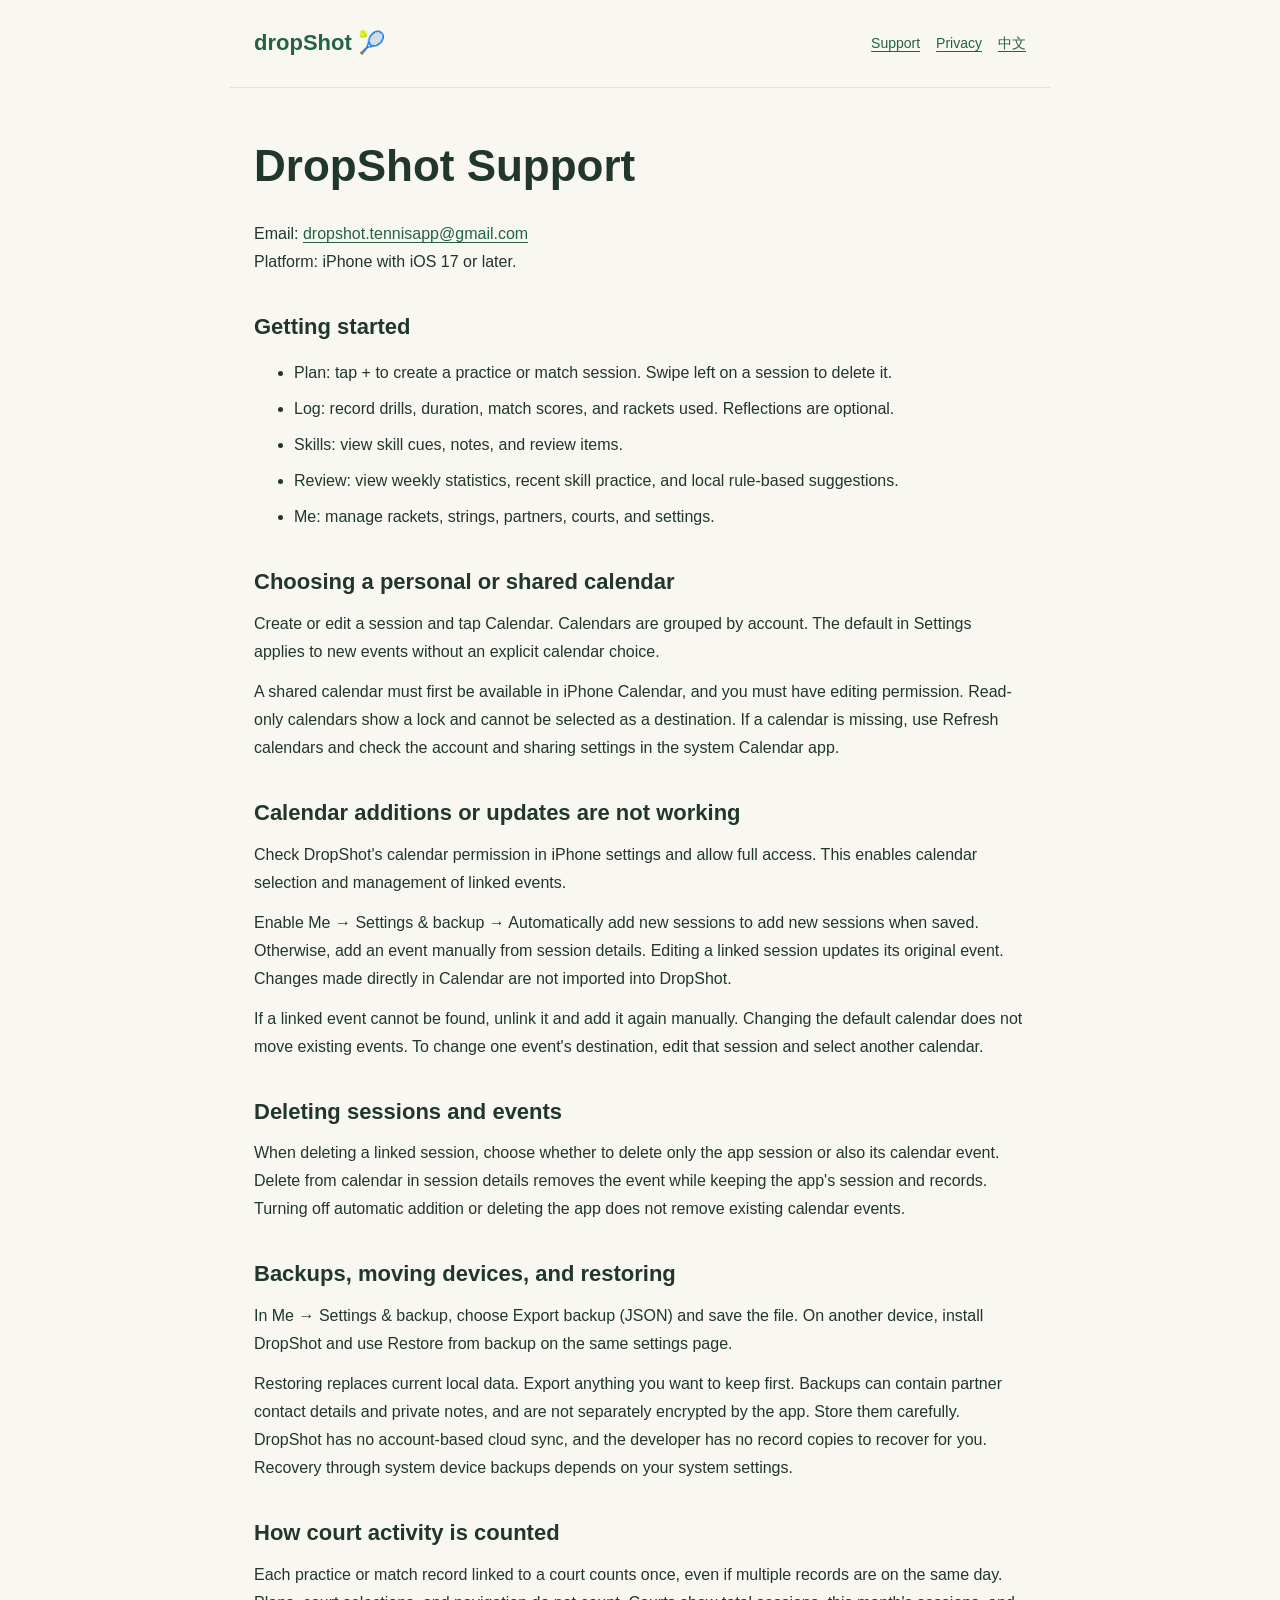
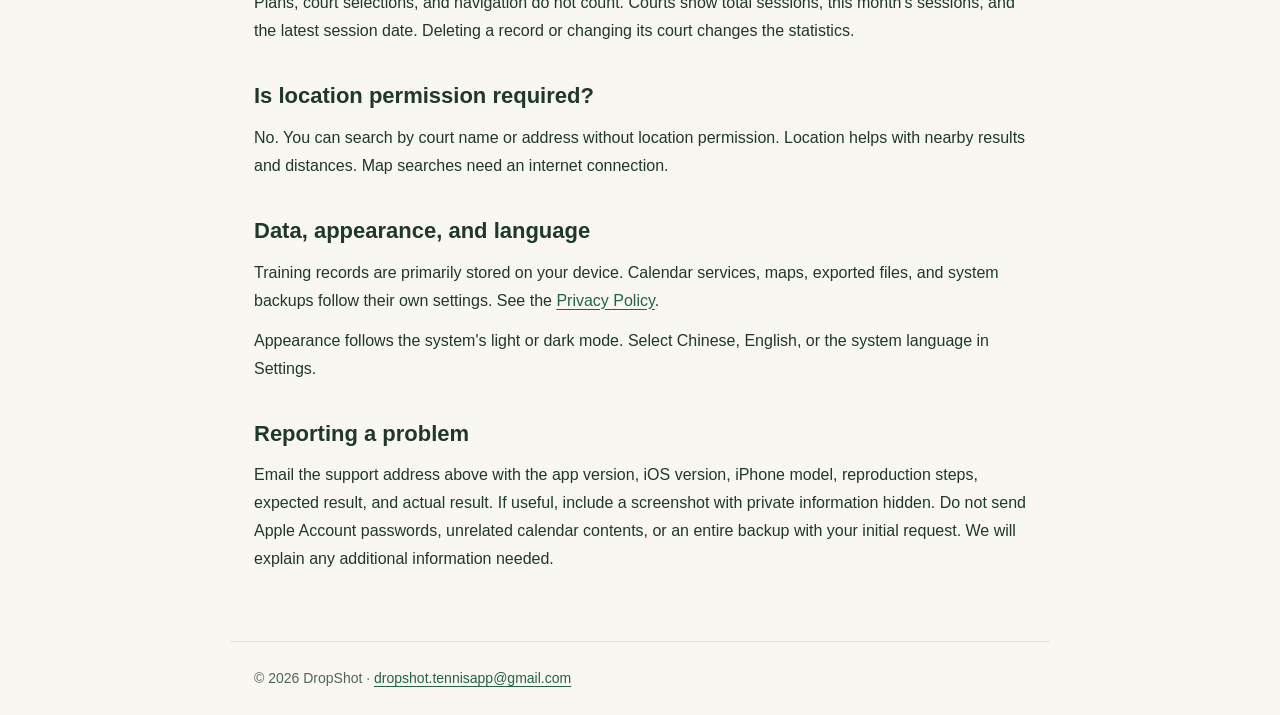
<file: index.html>
<!doctype html><html lang="en"><head><meta charset="utf-8"><meta name="viewport" content="width=device-width,initial-scale=1"><meta name="description" content="DropShot tennis practice app — support and privacy information."><title>Support | DropShot</title><link rel="stylesheet" href="style.css"></head><body><header><a class="brand" href="support.html">dropShot 🎾</a><nav aria-label="Navigation"><a href="support.html">Support</a><a href="privacy.html">Privacy</a><a href="support-zh.html" lang="zh-Hans">中文</a></nav></header><main><h1>DropShot Support</h1>
<p>Email: <a href="mailto:dropshot.tennisapp@gmail.com">dropshot.tennisapp@gmail.com</a><br>Platform: iPhone with iOS 17 or later.</p>
<h2>Getting started</h2>
<ul>
<li>Plan: tap + to create a practice or match session. Swipe left on a session to delete it.</li>
<li>Log: record drills, duration, match scores, and rackets used. Reflections are optional.</li>
<li>Skills: view skill cues, notes, and review items.</li>
<li>Review: view weekly statistics, recent skill practice, and local rule-based suggestions.</li>
<li>Me: manage rackets, strings, partners, courts, and settings.</li>
</ul>
<h2>Choosing a personal or shared calendar</h2>
<p>Create or edit a session and tap Calendar. Calendars are grouped by account. The default in Settings applies to new events without an explicit calendar choice.</p>
<p>A shared calendar must first be available in iPhone Calendar, and you must have editing permission. Read-only calendars show a lock and cannot be selected as a destination. If a calendar is missing, use Refresh calendars and check the account and sharing settings in the system Calendar app.</p>
<h2>Calendar additions or updates are not working</h2>
<p>Check DropShot&#x27;s calendar permission in iPhone settings and allow full access. This enables calendar selection and management of linked events.</p>
<p>Enable Me → Settings &amp; backup → Automatically add new sessions to add new sessions when saved. Otherwise, add an event manually from session details. Editing a linked session updates its original event. Changes made directly in Calendar are not imported into DropShot.</p>
<p>If a linked event cannot be found, unlink it and add it again manually. Changing the default calendar does not move existing events. To change one event&#x27;s destination, edit that session and select another calendar.</p>
<h2>Deleting sessions and events</h2>
<p>When deleting a linked session, choose whether to delete only the app session or also its calendar event. Delete from calendar in session details removes the event while keeping the app&#x27;s session and records. Turning off automatic addition or deleting the app does not remove existing calendar events.</p>
<h2>Backups, moving devices, and restoring</h2>
<p>In Me → Settings &amp; backup, choose Export backup (JSON) and save the file. On another device, install DropShot and use Restore from backup on the same settings page.</p>
<p>Restoring replaces current local data. Export anything you want to keep first. Backups can contain partner contact details and private notes, and are not separately encrypted by the app. Store them carefully. DropShot has no account-based cloud sync, and the developer has no record copies to recover for you. Recovery through system device backups depends on your system settings.</p>
<h2>How court activity is counted</h2>
<p>Each practice or match record linked to a court counts once, even if multiple records are on the same day. Plans, court selections, and navigation do not count. Courts show total sessions, this month&#x27;s sessions, and the latest session date. Deleting a record or changing its court changes the statistics.</p>
<h2>Is location permission required?</h2>
<p>No. You can search by court name or address without location permission. Location helps with nearby results and distances. Map searches need an internet connection.</p>
<h2>Data, appearance, and language</h2>
<p>Training records are primarily stored on your device. Calendar services, maps, exported files, and system backups follow their own settings. See the <a href="privacy.html">Privacy Policy</a>.</p>
<p>Appearance follows the system&#x27;s light or dark mode. Select Chinese, English, or the system language in Settings.</p>
<h2>Reporting a problem</h2>
<p>Email the support address above with the app version, iOS version, iPhone model, reproduction steps, expected result, and actual result. If useful, include a screenshot with private information hidden. Do not send Apple Account passwords, unrelated calendar contents, or an entire backup with your initial request. We will explain any additional information needed.</p></main><footer>© 2026 DropShot · <a href="mailto:dropshot.tennisapp@gmail.com">dropshot.tennisapp@gmail.com</a></footer></body></html>
</file>
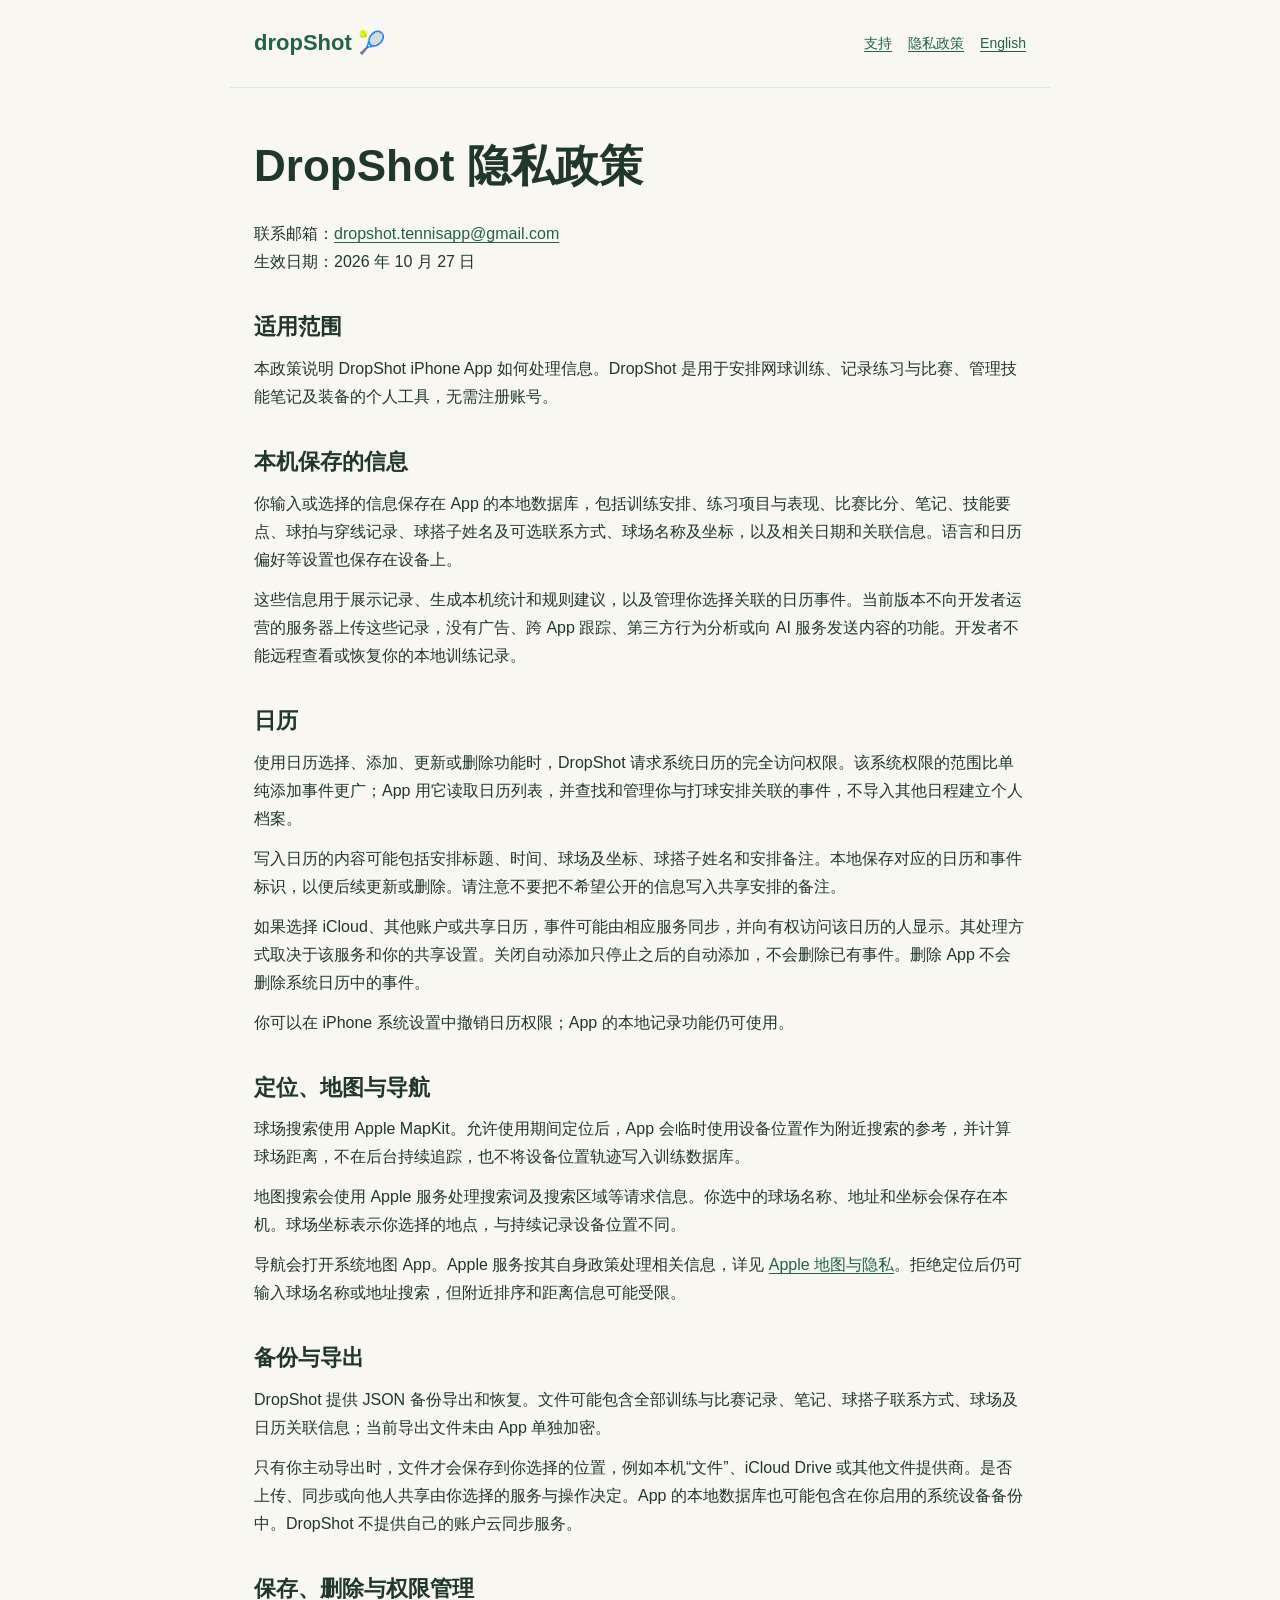
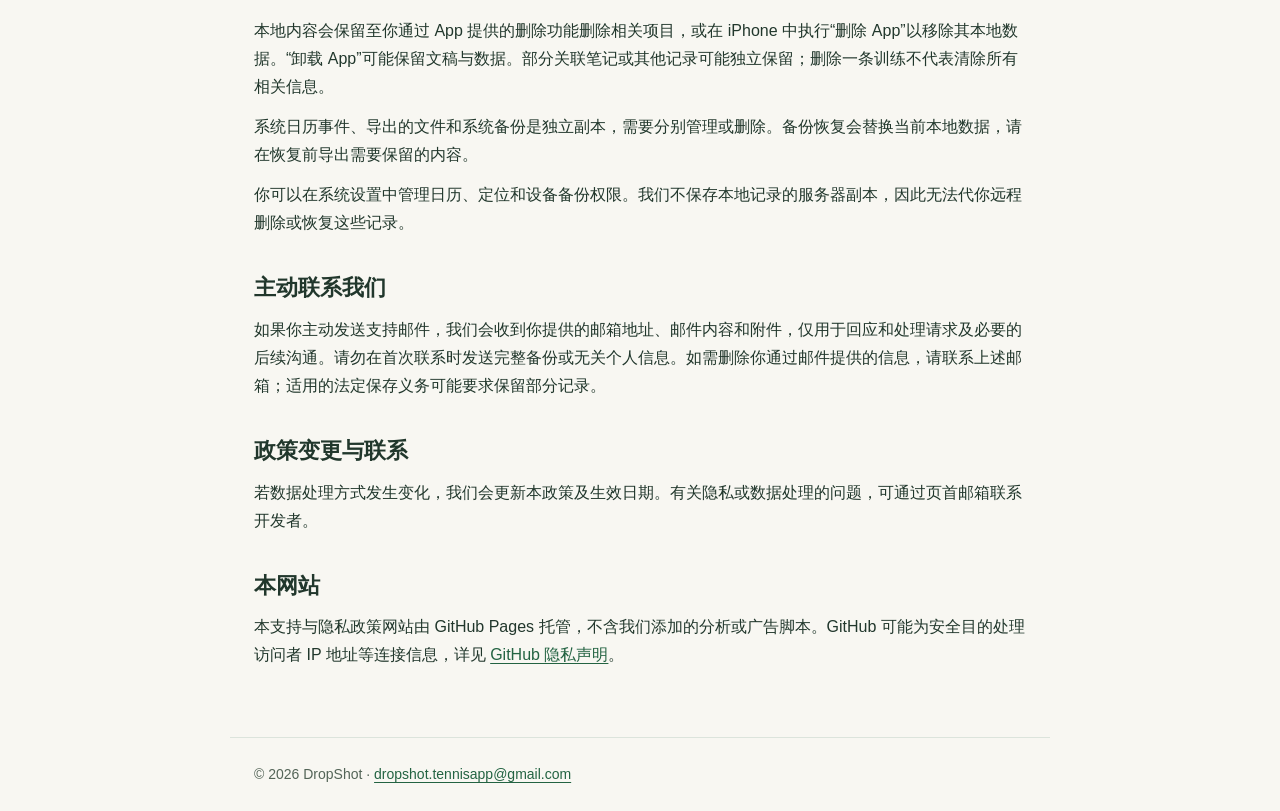
<file: privacy-zh.html>
<!doctype html><html lang="zh-Hans"><head><meta charset="utf-8"><meta name="viewport" content="width=device-width,initial-scale=1"><meta name="description" content="DropShot tennis practice app — support and privacy information."><title>隐私政策 | DropShot</title><link rel="stylesheet" href="style.css"></head><body><header><a class="brand" href="support-zh.html">dropShot 🎾</a><nav aria-label="导航"><a href="support-zh.html">支持</a><a href="privacy-zh.html">隐私政策</a><a href="privacy.html" lang="en">English</a></nav></header><main><h1>DropShot 隐私政策</h1>
<p>联系邮箱：<a href="mailto:dropshot.tennisapp@gmail.com">dropshot.tennisapp@gmail.com</a><br>生效日期：2026 年 10 月 27 日</p>
<h2>适用范围</h2>
<p>本政策说明 DropShot iPhone App 如何处理信息。DropShot 是用于安排网球训练、记录练习与比赛、管理技能笔记及装备的个人工具，无需注册账号。</p>
<h2>本机保存的信息</h2>
<p>你输入或选择的信息保存在 App 的本地数据库，包括训练安排、练习项目与表现、比赛比分、笔记、技能要点、球拍与穿线记录、球搭子姓名及可选联系方式、球场名称及坐标，以及相关日期和关联信息。语言和日历偏好等设置也保存在设备上。</p>
<p>这些信息用于展示记录、生成本机统计和规则建议，以及管理你选择关联的日历事件。当前版本不向开发者运营的服务器上传这些记录，没有广告、跨 App 跟踪、第三方行为分析或向 AI 服务发送内容的功能。开发者不能远程查看或恢复你的本地训练记录。</p>
<h2>日历</h2>
<p>使用日历选择、添加、更新或删除功能时，DropShot 请求系统日历的完全访问权限。该系统权限的范围比单纯添加事件更广；App 用它读取日历列表，并查找和管理你与打球安排关联的事件，不导入其他日程建立个人档案。</p>
<p>写入日历的内容可能包括安排标题、时间、球场及坐标、球搭子姓名和安排备注。本地保存对应的日历和事件标识，以便后续更新或删除。请注意不要把不希望公开的信息写入共享安排的备注。</p>
<p>如果选择 iCloud、其他账户或共享日历，事件可能由相应服务同步，并向有权访问该日历的人显示。其处理方式取决于该服务和你的共享设置。关闭自动添加只停止之后的自动添加，不会删除已有事件。删除 App 不会删除系统日历中的事件。</p>
<p>你可以在 iPhone 系统设置中撤销日历权限；App 的本地记录功能仍可使用。</p>
<h2>定位、地图与导航</h2>
<p>球场搜索使用 Apple MapKit。允许使用期间定位后，App 会临时使用设备位置作为附近搜索的参考，并计算球场距离，不在后台持续追踪，也不将设备位置轨迹写入训练数据库。</p>
<p>地图搜索会使用 Apple 服务处理搜索词及搜索区域等请求信息。你选中的球场名称、地址和坐标会保存在本机。球场坐标表示你选择的地点，与持续记录设备位置不同。</p>
<p>导航会打开系统地图 App。Apple 服务按其自身政策处理相关信息，详见 <a href="https://www.apple.com/legal/privacy/data/en/apple-maps/">Apple 地图与隐私</a>。拒绝定位后仍可输入球场名称或地址搜索，但附近排序和距离信息可能受限。</p>
<h2>备份与导出</h2>
<p>DropShot 提供 JSON 备份导出和恢复。文件可能包含全部训练与比赛记录、笔记、球搭子联系方式、球场及日历关联信息；当前导出文件未由 App 单独加密。</p>
<p>只有你主动导出时，文件才会保存到你选择的位置，例如本机“文件”、iCloud Drive 或其他文件提供商。是否上传、同步或向他人共享由你选择的服务与操作决定。App 的本地数据库也可能包含在你启用的系统设备备份中。DropShot 不提供自己的账户云同步服务。</p>
<h2>保存、删除与权限管理</h2>
<p>本地内容会保留至你通过 App 提供的删除功能删除相关项目，或在 iPhone 中执行“删除 App”以移除其本地数据。“卸载 App”可能保留文稿与数据。部分关联笔记或其他记录可能独立保留；删除一条训练不代表清除所有相关信息。</p>
<p>系统日历事件、导出的文件和系统备份是独立副本，需要分别管理或删除。备份恢复会替换当前本地数据，请在恢复前导出需要保留的内容。</p>
<p>你可以在系统设置中管理日历、定位和设备备份权限。我们不保存本地记录的服务器副本，因此无法代你远程删除或恢复这些记录。</p>
<h2>主动联系我们</h2>
<p>如果你主动发送支持邮件，我们会收到你提供的邮箱地址、邮件内容和附件，仅用于回应和处理请求及必要的后续沟通。请勿在首次联系时发送完整备份或无关个人信息。如需删除你通过邮件提供的信息，请联系上述邮箱；适用的法定保存义务可能要求保留部分记录。</p>
<h2>政策变更与联系</h2>
<p>若数据处理方式发生变化，我们会更新本政策及生效日期。有关隐私或数据处理的问题，可通过页首邮箱联系开发者。</p>
<h2>本网站</h2>
<p>本支持与隐私政策网站由 GitHub Pages 托管，不含我们添加的分析或广告脚本。GitHub 可能为安全目的处理访问者 IP 地址等连接信息，详见 <a href="https://docs.github.com/en/site-policy/privacy-policies/github-general-privacy-statement">GitHub 隐私声明</a>。</p></main><footer>© 2026 DropShot · <a href="mailto:dropshot.tennisapp@gmail.com">dropshot.tennisapp@gmail.com</a></footer></body></html>
</file>
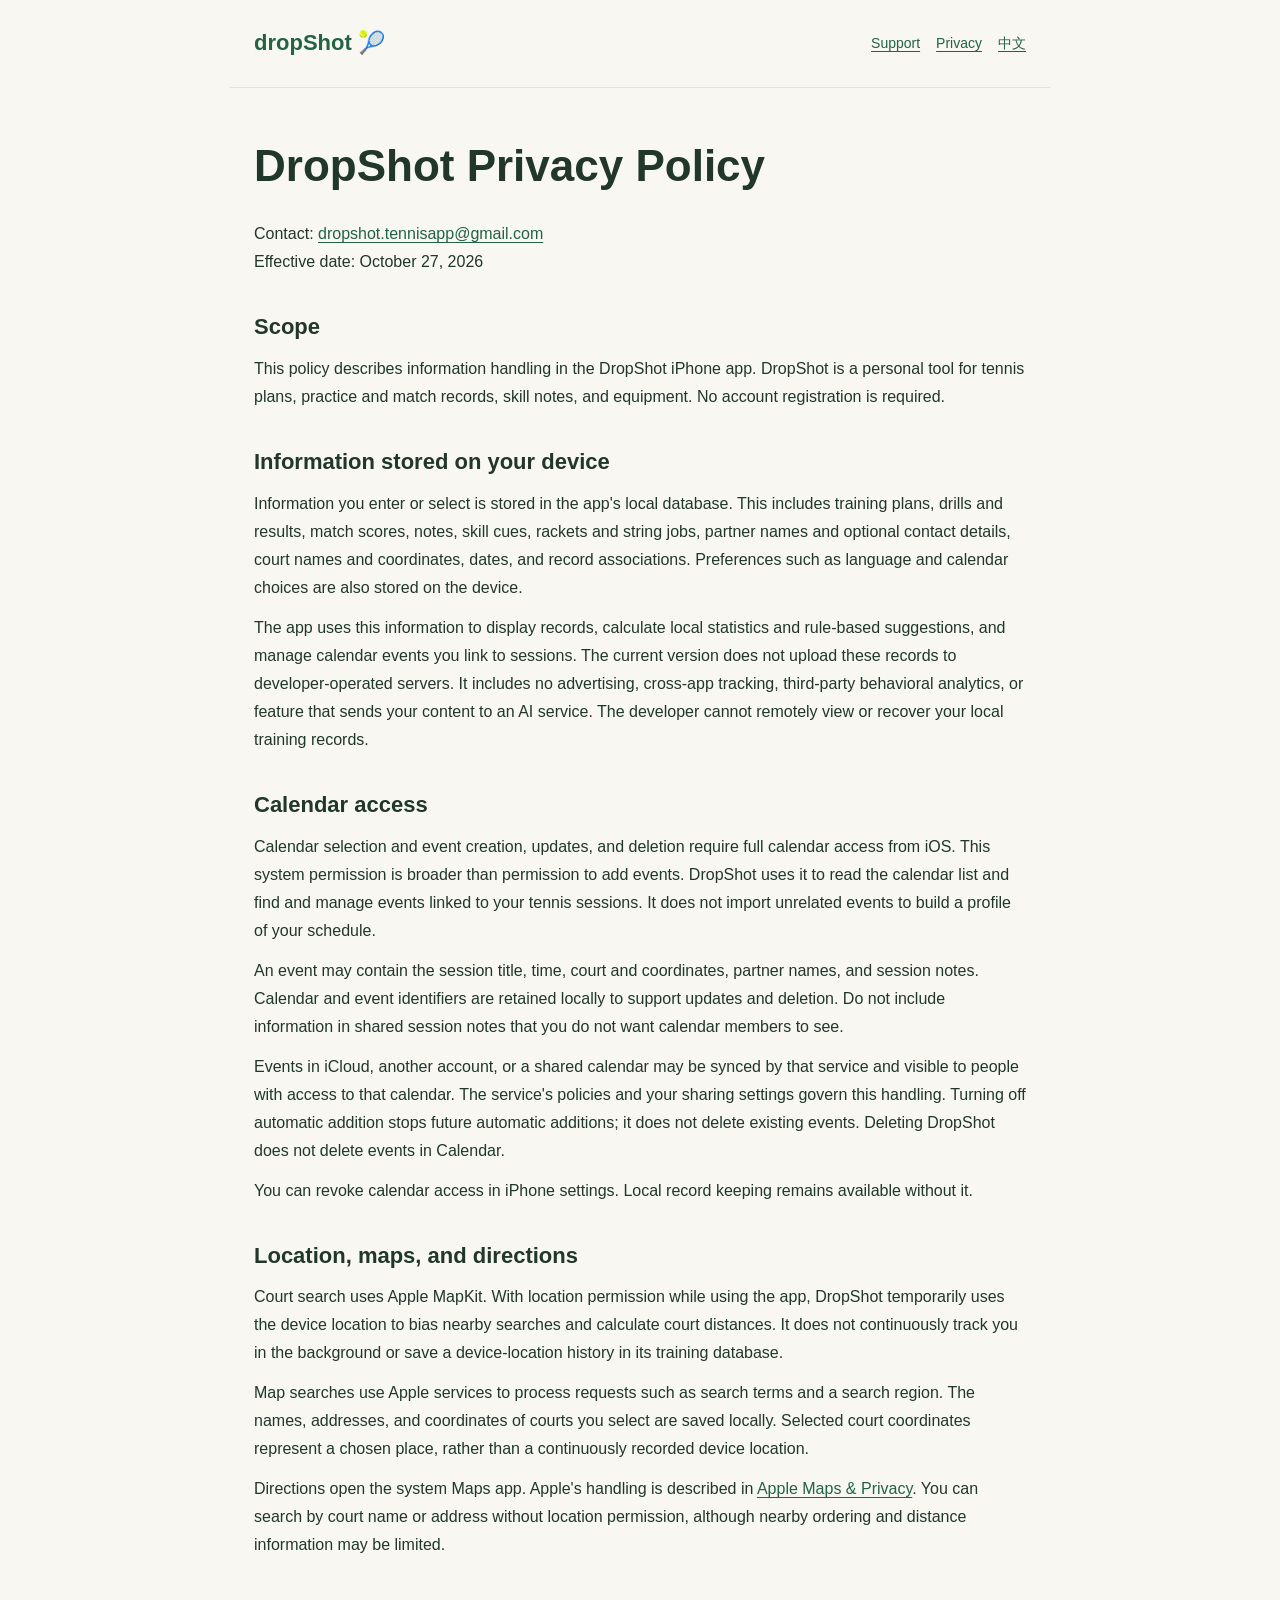
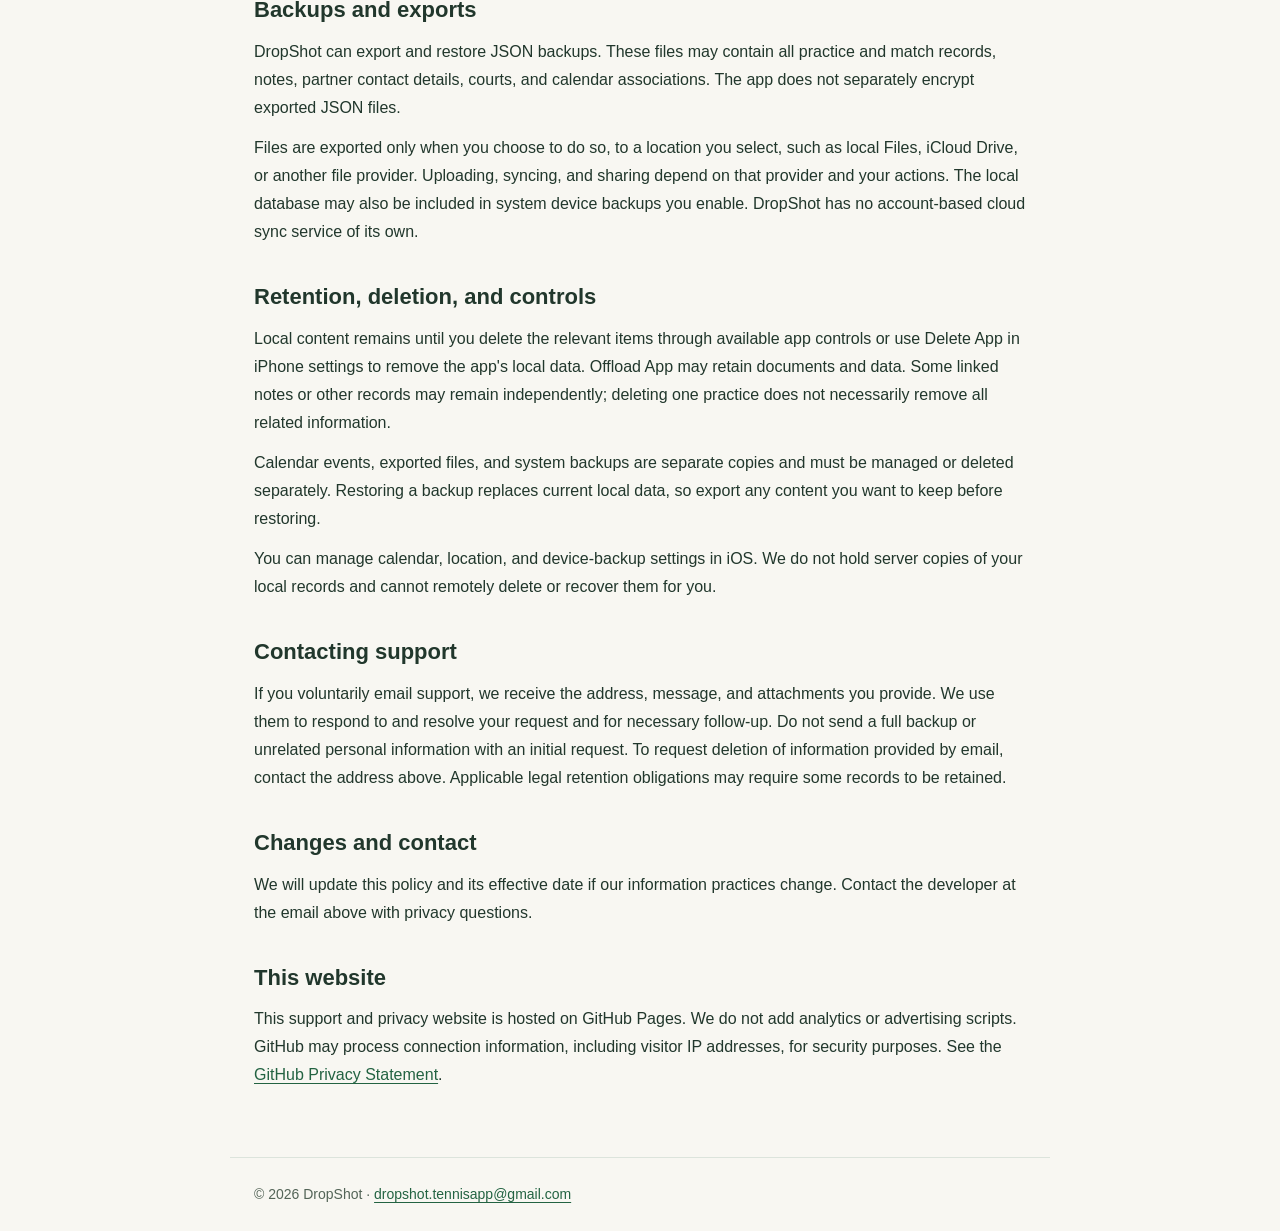
<file: privacy.html>
<!doctype html><html lang="en"><head><meta charset="utf-8"><meta name="viewport" content="width=device-width,initial-scale=1"><meta name="description" content="DropShot tennis practice app — support and privacy information."><title>Privacy Policy | DropShot</title><link rel="stylesheet" href="style.css"></head><body><header><a class="brand" href="support.html">dropShot 🎾</a><nav aria-label="Navigation"><a href="support.html">Support</a><a href="privacy.html">Privacy</a><a href="privacy-zh.html" lang="zh-Hans">中文</a></nav></header><main><h1>DropShot Privacy Policy</h1>
<p>Contact: <a href="mailto:dropshot.tennisapp@gmail.com">dropshot.tennisapp@gmail.com</a><br>Effective date: October 27, 2026</p>
<h2>Scope</h2>
<p>This policy describes information handling in the DropShot iPhone app. DropShot is a personal tool for tennis plans, practice and match records, skill notes, and equipment. No account registration is required.</p>
<h2>Information stored on your device</h2>
<p>Information you enter or select is stored in the app&#x27;s local database. This includes training plans, drills and results, match scores, notes, skill cues, rackets and string jobs, partner names and optional contact details, court names and coordinates, dates, and record associations. Preferences such as language and calendar choices are also stored on the device.</p>
<p>The app uses this information to display records, calculate local statistics and rule-based suggestions, and manage calendar events you link to sessions. The current version does not upload these records to developer-operated servers. It includes no advertising, cross-app tracking, third-party behavioral analytics, or feature that sends your content to an AI service. The developer cannot remotely view or recover your local training records.</p>
<h2>Calendar access</h2>
<p>Calendar selection and event creation, updates, and deletion require full calendar access from iOS. This system permission is broader than permission to add events. DropShot uses it to read the calendar list and find and manage events linked to your tennis sessions. It does not import unrelated events to build a profile of your schedule.</p>
<p>An event may contain the session title, time, court and coordinates, partner names, and session notes. Calendar and event identifiers are retained locally to support updates and deletion. Do not include information in shared session notes that you do not want calendar members to see.</p>
<p>Events in iCloud, another account, or a shared calendar may be synced by that service and visible to people with access to that calendar. The service&#x27;s policies and your sharing settings govern this handling. Turning off automatic addition stops future automatic additions; it does not delete existing events. Deleting DropShot does not delete events in Calendar.</p>
<p>You can revoke calendar access in iPhone settings. Local record keeping remains available without it.</p>
<h2>Location, maps, and directions</h2>
<p>Court search uses Apple MapKit. With location permission while using the app, DropShot temporarily uses the device location to bias nearby searches and calculate court distances. It does not continuously track you in the background or save a device-location history in its training database.</p>
<p>Map searches use Apple services to process requests such as search terms and a search region. The names, addresses, and coordinates of courts you select are saved locally. Selected court coordinates represent a chosen place, rather than a continuously recorded device location.</p>
<p>Directions open the system Maps app. Apple&#x27;s handling is described in <a href="https://www.apple.com/legal/privacy/data/en/apple-maps/">Apple Maps &amp; Privacy</a>. You can search by court name or address without location permission, although nearby ordering and distance information may be limited.</p>
<h2>Backups and exports</h2>
<p>DropShot can export and restore JSON backups. These files may contain all practice and match records, notes, partner contact details, courts, and calendar associations. The app does not separately encrypt exported JSON files.</p>
<p>Files are exported only when you choose to do so, to a location you select, such as local Files, iCloud Drive, or another file provider. Uploading, syncing, and sharing depend on that provider and your actions. The local database may also be included in system device backups you enable. DropShot has no account-based cloud sync service of its own.</p>
<h2>Retention, deletion, and controls</h2>
<p>Local content remains until you delete the relevant items through available app controls or use Delete App in iPhone settings to remove the app&#x27;s local data. Offload App may retain documents and data. Some linked notes or other records may remain independently; deleting one practice does not necessarily remove all related information.</p>
<p>Calendar events, exported files, and system backups are separate copies and must be managed or deleted separately. Restoring a backup replaces current local data, so export any content you want to keep before restoring.</p>
<p>You can manage calendar, location, and device-backup settings in iOS. We do not hold server copies of your local records and cannot remotely delete or recover them for you.</p>
<h2>Contacting support</h2>
<p>If you voluntarily email support, we receive the address, message, and attachments you provide. We use them to respond to and resolve your request and for necessary follow-up. Do not send a full backup or unrelated personal information with an initial request. To request deletion of information provided by email, contact the address above. Applicable legal retention obligations may require some records to be retained.</p>
<h2>Changes and contact</h2>
<p>We will update this policy and its effective date if our information practices change. Contact the developer at the email above with privacy questions.</p>
<h2>This website</h2>
<p>This support and privacy website is hosted on GitHub Pages. We do not add analytics or advertising scripts. GitHub may process connection information, including visitor IP addresses, for security purposes. See the <a href="https://docs.github.com/en/site-policy/privacy-policies/github-general-privacy-statement">GitHub Privacy Statement</a>.</p></main><footer>© 2026 DropShot · <a href="mailto:dropshot.tennisapp@gmail.com">dropshot.tennisapp@gmail.com</a></footer></body></html>
</file>
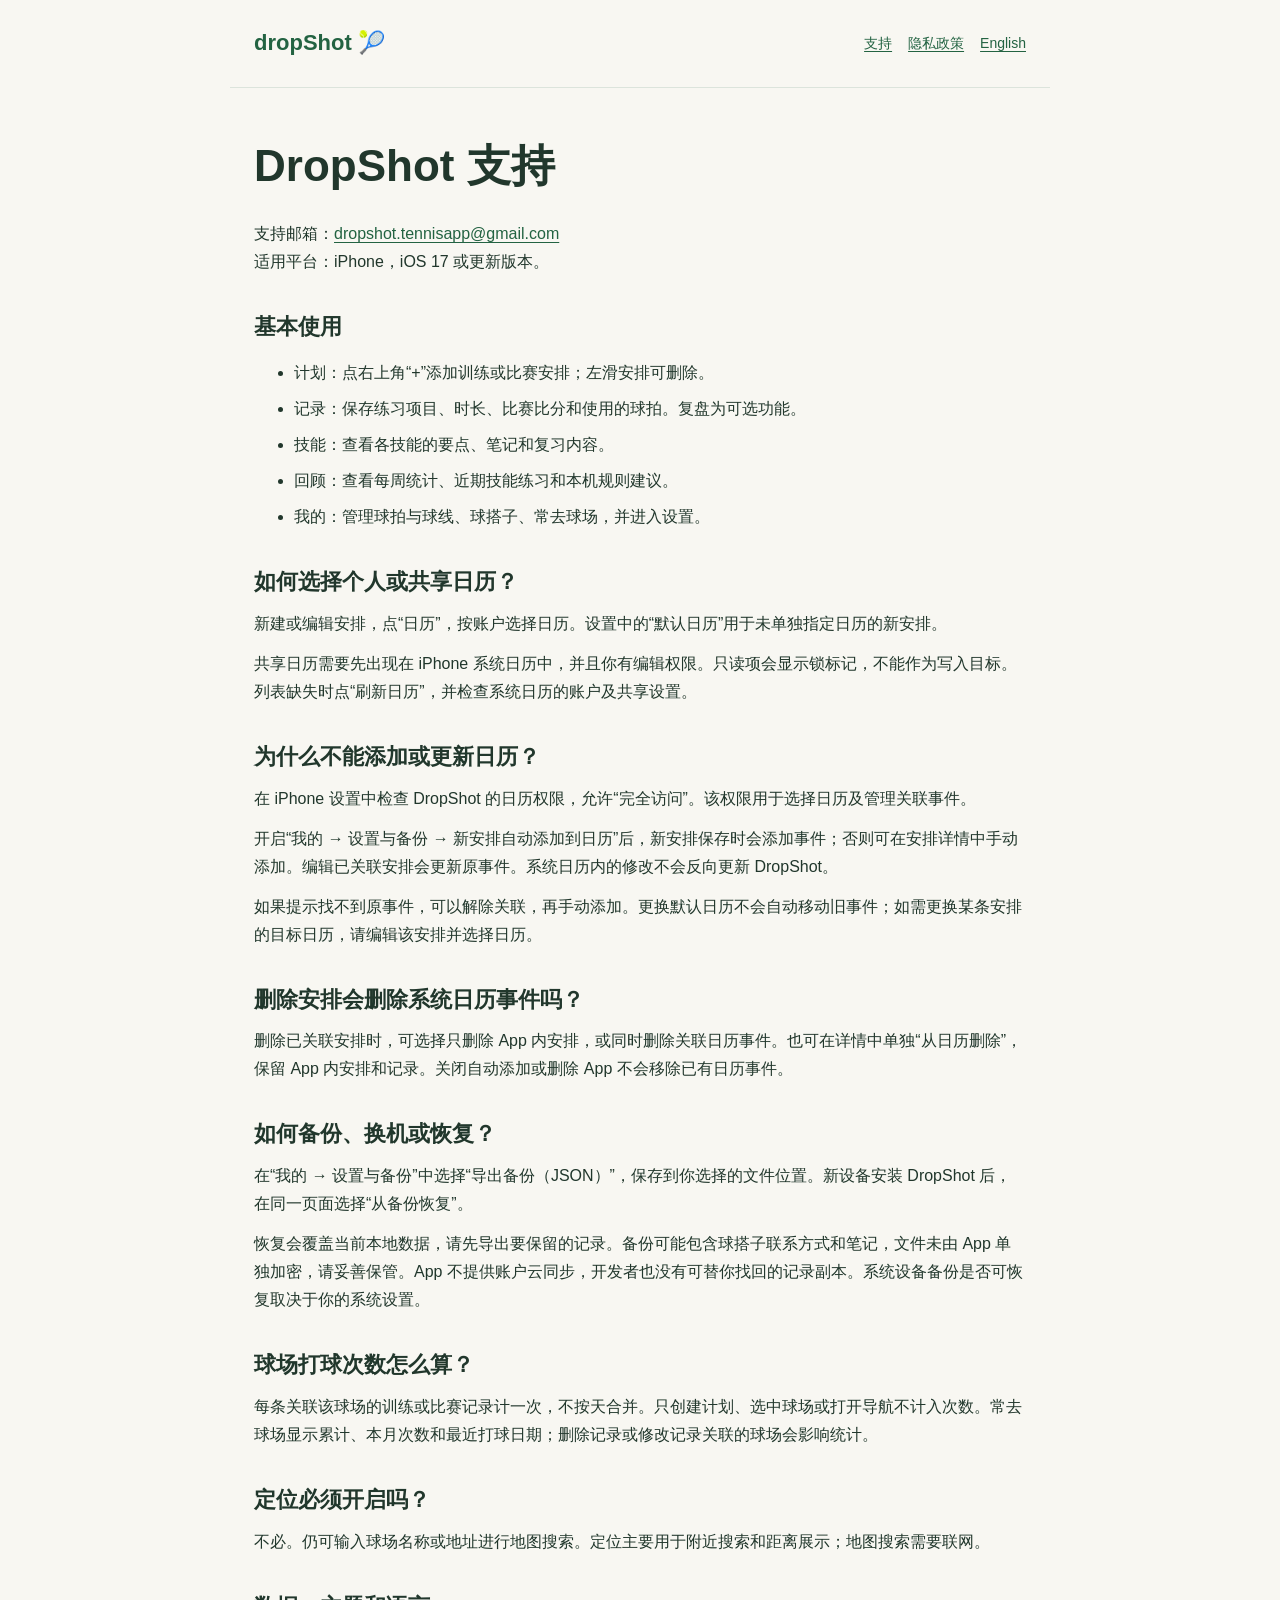
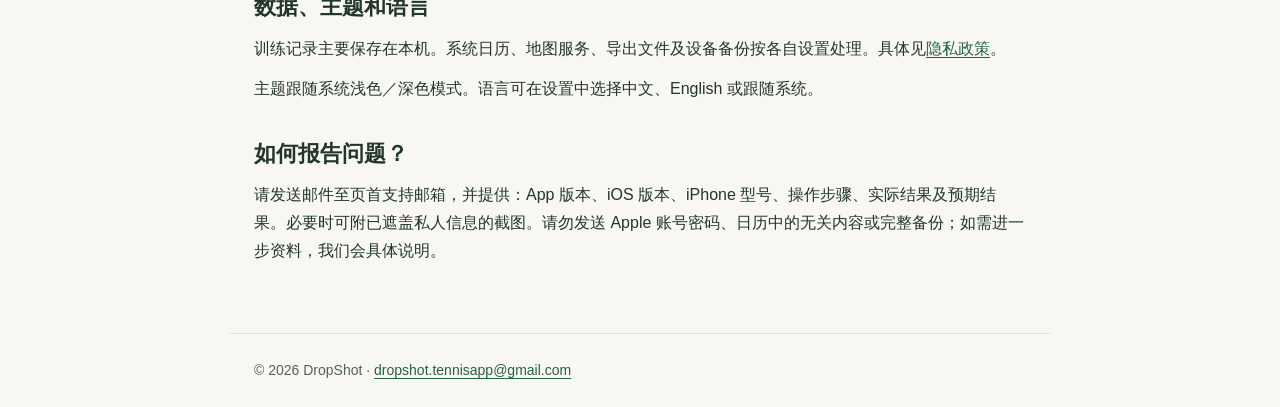
<file: support-zh.html>
<!doctype html><html lang="zh-Hans"><head><meta charset="utf-8"><meta name="viewport" content="width=device-width,initial-scale=1"><meta name="description" content="DropShot tennis practice app — support and privacy information."><title>支持 | DropShot</title><link rel="stylesheet" href="style.css"></head><body><header><a class="brand" href="support-zh.html">dropShot 🎾</a><nav aria-label="导航"><a href="support-zh.html">支持</a><a href="privacy-zh.html">隐私政策</a><a href="support.html" lang="en">English</a></nav></header><main><h1>DropShot 支持</h1>
<p>支持邮箱：<a href="mailto:dropshot.tennisapp@gmail.com">dropshot.tennisapp@gmail.com</a><br>适用平台：iPhone，iOS 17 或更新版本。</p>
<h2>基本使用</h2>
<ul>
<li>计划：点右上角“+”添加训练或比赛安排；左滑安排可删除。</li>
<li>记录：保存练习项目、时长、比赛比分和使用的球拍。复盘为可选功能。</li>
<li>技能：查看各技能的要点、笔记和复习内容。</li>
<li>回顾：查看每周统计、近期技能练习和本机规则建议。</li>
<li>我的：管理球拍与球线、球搭子、常去球场，并进入设置。</li>
</ul>
<h2>如何选择个人或共享日历？</h2>
<p>新建或编辑安排，点“日历”，按账户选择日历。设置中的“默认日历”用于未单独指定日历的新安排。</p>
<p>共享日历需要先出现在 iPhone 系统日历中，并且你有编辑权限。只读项会显示锁标记，不能作为写入目标。列表缺失时点“刷新日历”，并检查系统日历的账户及共享设置。</p>
<h2>为什么不能添加或更新日历？</h2>
<p>在 iPhone 设置中检查 DropShot 的日历权限，允许“完全访问”。该权限用于选择日历及管理关联事件。</p>
<p>开启“我的 → 设置与备份 → 新安排自动添加到日历”后，新安排保存时会添加事件；否则可在安排详情中手动添加。编辑已关联安排会更新原事件。系统日历内的修改不会反向更新 DropShot。</p>
<p>如果提示找不到原事件，可以解除关联，再手动添加。更换默认日历不会自动移动旧事件；如需更换某条安排的目标日历，请编辑该安排并选择日历。</p>
<h2>删除安排会删除系统日历事件吗？</h2>
<p>删除已关联安排时，可选择只删除 App 内安排，或同时删除关联日历事件。也可在详情中单独“从日历删除”，保留 App 内安排和记录。关闭自动添加或删除 App 不会移除已有日历事件。</p>
<h2>如何备份、换机或恢复？</h2>
<p>在“我的 → 设置与备份”中选择“导出备份（JSON）”，保存到你选择的文件位置。新设备安装 DropShot 后，在同一页面选择“从备份恢复”。</p>
<p>恢复会覆盖当前本地数据，请先导出要保留的记录。备份可能包含球搭子联系方式和笔记，文件未由 App 单独加密，请妥善保管。App 不提供账户云同步，开发者也没有可替你找回的记录副本。系统设备备份是否可恢复取决于你的系统设置。</p>
<h2>球场打球次数怎么算？</h2>
<p>每条关联该球场的训练或比赛记录计一次，不按天合并。只创建计划、选中球场或打开导航不计入次数。常去球场显示累计、本月次数和最近打球日期；删除记录或修改记录关联的球场会影响统计。</p>
<h2>定位必须开启吗？</h2>
<p>不必。仍可输入球场名称或地址进行地图搜索。定位主要用于附近搜索和距离展示；地图搜索需要联网。</p>
<h2>数据、主题和语言</h2>
<p>训练记录主要保存在本机。系统日历、地图服务、导出文件及设备备份按各自设置处理。具体见<a href="privacy-zh.html">隐私政策</a>。</p>
<p>主题跟随系统浅色／深色模式。语言可在设置中选择中文、English 或跟随系统。</p>
<h2>如何报告问题？</h2>
<p>请发送邮件至页首支持邮箱，并提供：App 版本、iOS 版本、iPhone 型号、操作步骤、实际结果及预期结果。必要时可附已遮盖私人信息的截图。请勿发送 Apple 账号密码、日历中的无关内容或完整备份；如需进一步资料，我们会具体说明。</p></main><footer>© 2026 DropShot · <a href="mailto:dropshot.tennisapp@gmail.com">dropshot.tennisapp@gmail.com</a></footer></body></html>
</file>
<file: style.css>
*{box-sizing:border-box}body{margin:0;background:#f8f7f2;color:#21372c;font:16px/1.75 -apple-system,BlinkMacSystemFont,"Segoe UI",sans-serif}header,main,footer{max-width:820px;margin:auto;padding:24px}header{display:flex;align-items:center;justify-content:space-between;gap:16px;border-bottom:1px solid #dce4dc}a{color:#236342;text-underline-offset:3px}nav{display:flex;gap:16px;flex-wrap:wrap;font-size:14px}.brand{font-weight:750;font-size:22px;text-decoration:none}h1{font-size:clamp(30px,7vw,44px);line-height:1.2;margin:28px 0}h2{font-size:22px;line-height:1.4;margin:36px 0 12px}p{margin:12px 0}li{margin:8px 0}footer{border-top:1px solid #dce4dc;font-size:14px;color:#536457;overflow-wrap:anywhere}.intro{color:#536457}main{padding-bottom:56px}a:focus-visible{outline:3px solid #b8d56e;outline-offset:4px}@media(max-width:480px){header{align-items:flex-start;flex-direction:column}header,main,footer{padding:20px}nav{gap:12px}}
</file>
